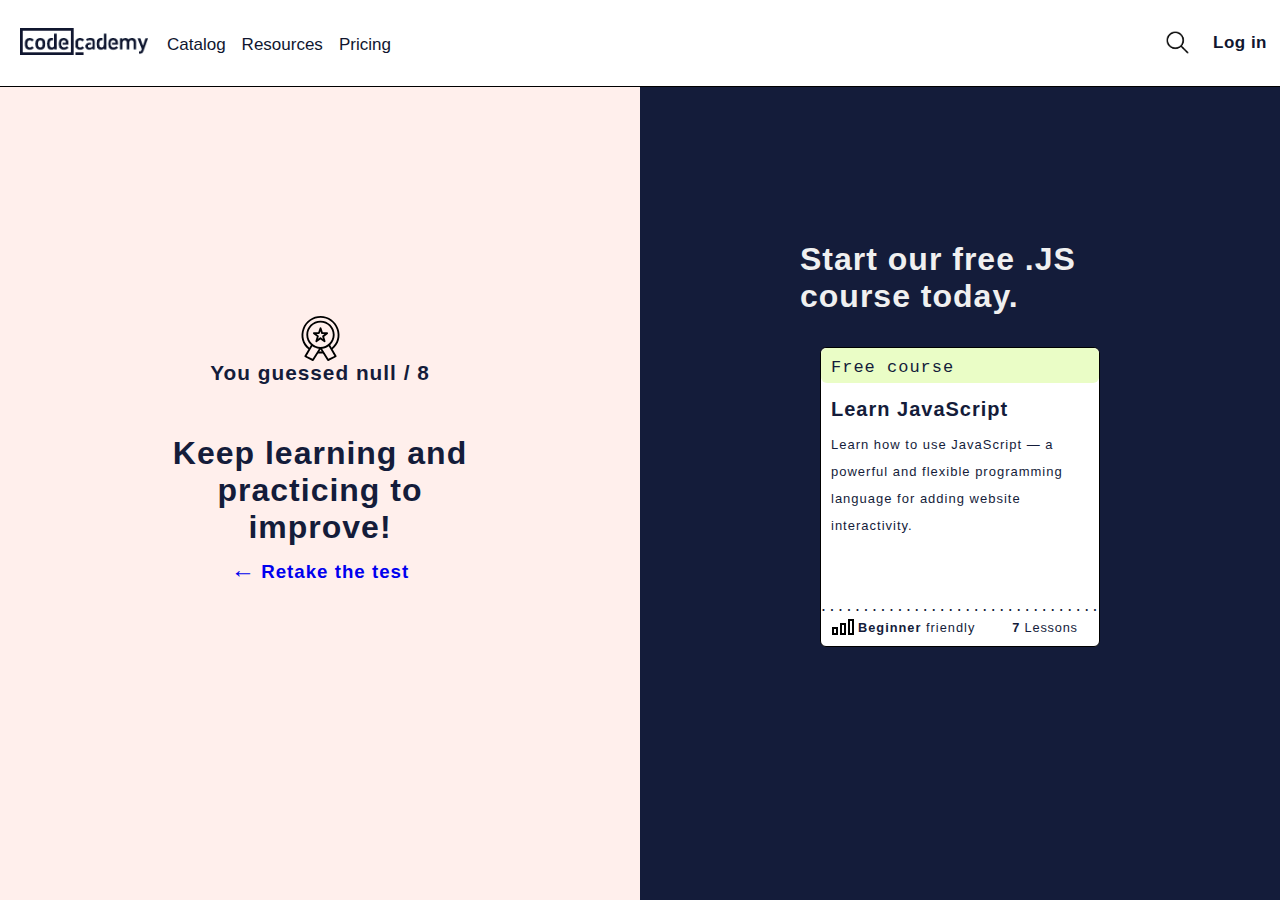
<file: finishQuiz.html>
<!DOCTYPE html>
<html>
  <head>
    <title>CodeCademyReplica</title>
    <meta charset="UTF-8">
    <meta name="viewport" content="width=device-width, initial-scale=1.0">
    <link rel="stylesheet" href="/css/style.css">

  </head>

  <body> 

    <header class="header-scroll">
      <nav>
        <div class="nav-left">
          <a href="index.html">
            <img src="/logo/logoBlue.png" alt="Logo" class="logo" onmouseover="changeImage(this)" onmouseout="restoreImage(this)">
          </a>
          <ul class="menu">
            <li><a href="#">Catalog</a></li>
            <li><a href="#">Resources</a></li>
            <li><a href="pricing.html">Pricing</a></li>
          </ul>
        </div>
        <div class="nav-right">
          <ul class="desktop-nav">
            <li><img src="/icon/searchIcon.png" alt="searchIcon" class="searchIcon"></li>
            <li><a href="index.html#signUP" class="login">Log in</a></li>
            <li><a href="index.html#signUP" class="signup">Sign Up</a></li>
          </ul>
          <div class="mobile-nav">
            <a href="#" class="login">Log in</a>
            <img src="icon/menuIcon.png" alt="menuIcon" class="menuIcon" onclick="openNav()">
          </div>         
      </nav>
    </header>

    <div id="mobile-fullscrenMenu" class="overlay">
      <div class="overlay-header">
        <a href="index.html"><img src="/logo/logoBlue.png" alt="Logo" class="logo" onmouseover="changeImage(this)" onmouseout="restoreImage(this)"></a>
        <a class="closebtn" onclick="closeNav()">&times;</a>
      </div>
      <form id="searchBox">
        <img src="/icon/searchIcon.png">
        <input type="text" name="search" placeholder="Search our catalog">
      </form>
      <div class="overlay-content">
        <a href="#">Catalog</a>
        <a href="#">Resources</a>
        <a href="pricing.html">Pricing</a>
        <a href="quiz.html">Take our quiz</a>
      </div>
      <div class="hline"></div>
      <div class="overlay-login">
          <a href="index.html" class="signup"  onclick="closeNav()">Sign Up</a>
          <a href="index.html" class="signup"  onclick="closeNav()">Log in</a>
      </div>
    </div>

    <div class="LiveQuiz">
        <div class="finishQuiz-left">
            <img id="svgMedal" src="/svg/medal-svgrepo-com.svg">
            <p id="guessedAns"></p>
            <h1 id="feedbackMsg"></h1>
            <a href="quiz.html"><h3><span>&#8592</span>Retake the test</h3></a>
        </div>

        <div class="finishQuiz-right">
                
                <h1>Start our free .JS course today.</h1>

                <div class="course-container">
                  <div class="course-type">
                    <p>Free course</p>
                  </div>
                  <div class="course-description">
                    <h3>Learn JavaScript</h3>
                    <p>Learn how to use JavaScript — a powerful and flexible programming language for adding website interactivity.</p>
                  </div>
                  <div class="dotted-line">.................................</div>
                  <div class="course-subsol">
                    <img src="/icon/icons8-no-connection-24.png">
                    <p><b>Beginner</b> friendly</p>
                    <p><b>7</b> Lessons</p>
                  </div>
                </div>
        </div>
    </div>

    
    
    <script>
        const guessedAns = localStorage.getItem("guessedAns");

        document.getElementById("guessedAns").textContent = `You guessed ${guessedAns} / 8 `;

        if (guessedAns >= 0 && guessedAns <= 2) {
        document.getElementById("feedbackMsg").innerHTML = "Keep learning and practicing to improve!";
        } 

        else if (guessedAns >= 3 && guessedAns <= 5) {
        document.getElementById("feedbackMsg").innerHTML = "Congratulations!<br>You're on the right track!";
        } 
        else if (guessedAns >= 6 && guessedAns <= 8) {
        document.getElementById("feedbackMsg").innerHTML = "Wow!<br>You really know your stuff!";   
        } 

        else {
        document.getElementById("feedbackMsg").textContent = "Oops! It seems your score is invalid.";  
        }
    </script>
  

  </body>
</html>
</file>
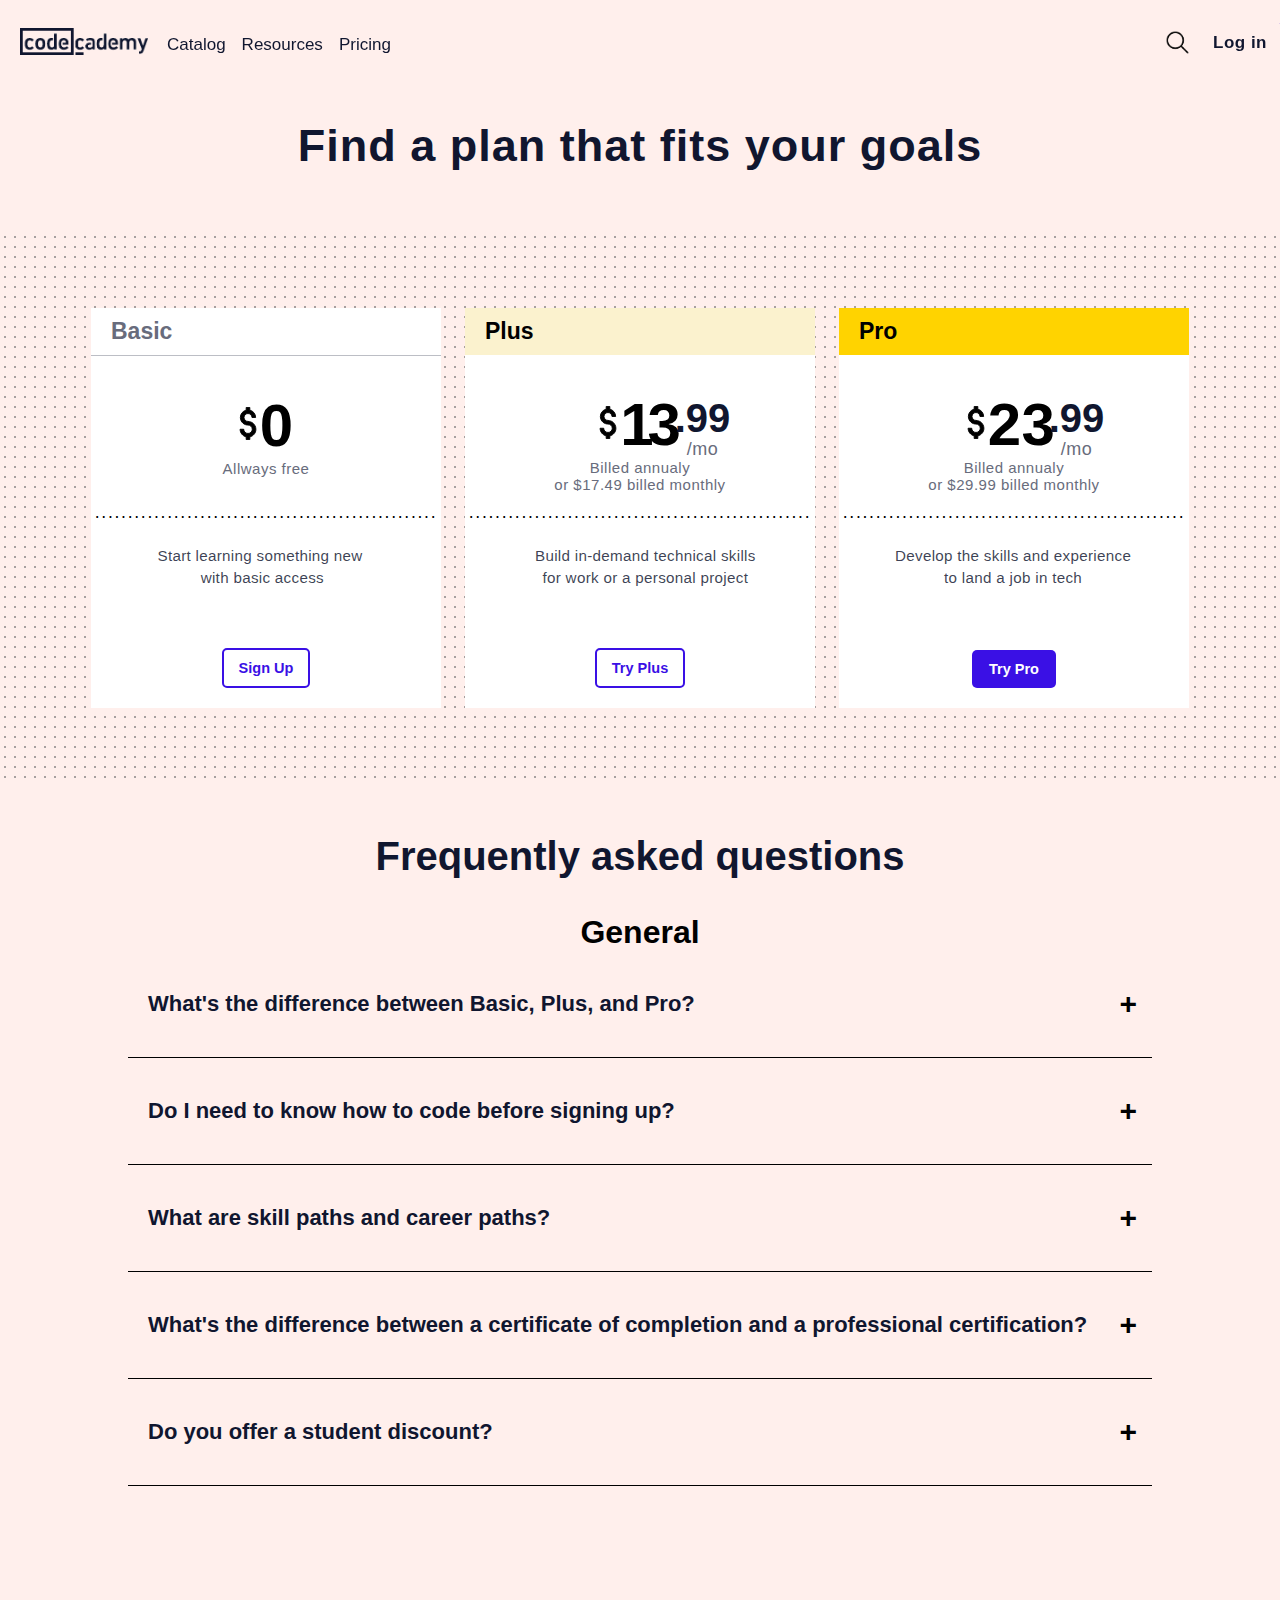
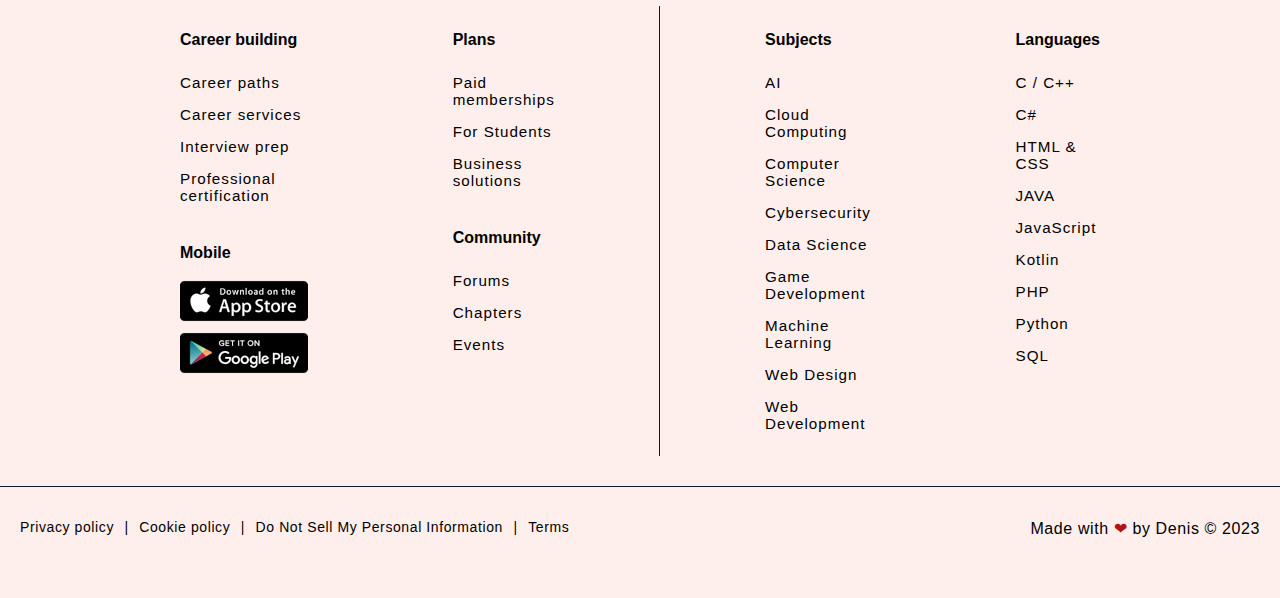
<file: pricing.html>
<!DOCTYPE html>
<html>
  <head>
    <title>Pricing</title>
    <meta charset="UTF-8">
    <meta name="viewport" content="width=device-width, initial-scale=1.0">
    <link rel="stylesheet" href="/css/style.css">
  </head>
  <body>
    <header>
      <nav>
        <div class="nav-left">
          <a href="index.html">
            <img src="/logo/logoBlue.png" alt="Logo" class="logo" onmouseover="changeImage(this)" onmouseout="restoreImage(this)">
          </a>
          <ul class="menu">
            <li><a href="#">Catalog</a></li>
            <li><a href="#">Resources</a></li>
            <li><a href="pricing.html">Pricing</a></li>
          </ul>
        </div>
        <div class="nav-right">
          <ul class="desktop-nav">
            <li><img src="/icon/searchIcon.png" alt="searchIcon" class="searchIcon"></li>
            <li><a href="index.html#signUP" class="login">Log in</a></li>
            <li><a href="index.html#signUP" class="signup">Sign Up</a></li>
          </ul>
          <div class="mobile-nav">
            <a href="#" class="login">Log in</a>
            <img src="/icon/menuIcon.png" alt="menuIcon" class="menuIcon" onclick="openNav()">
          </div>         
      </nav>
    </header>

    <div id="mobile-fullscrenMenu" class="overlay">
      <div class="overlay-header">
        <a href="index.html"><img src="/logo/logoBlue.png" alt="Logo" class="logo" onmouseover="changeImage(this)" onmouseout="restoreImage(this)"></a>
        <a href="javascript:void(0)" class="closebtn" onclick="closeNav()">&times;</a>
      </div>
      <form id="searchBox">
        <img src="/icon/searchIcon.png">
        <input type="text" name="search" placeholder="Search our catalog">
      </form>
      <div class="overlay-content">
        <a href="#">Catalog</a>
        <a href="#">Resources</a>
        <a href="pricing.html">Pricing</a>
        <a href="quiz.html">Take our quiz</a>
      </div>
      <div class="hline"></div>
      <div class="overlay-login">
          <a href="index.html" class="signup"  onclick="closeNav()">Sign Up</a>
          <a href="index.html" class="signup"  onclick="closeNav()">Log in</a>
      </div>
    </div>
    
    <h1 class="course-heading-title pricing">Find a plan that fits your goals</h1>
    
    <section class="pricing-section">
        
        <div class="pricing-container basic">
            <div class="pricing-type">
              <p>Basic</p>
            </div>
            <div class="pricing-price">
              <h3><img src="/svg/Dollar-Sign-Sans-Serif.svg" class="dollar"></span>0</h3>
              <p>Allways free</p>
            </div>

            <div class="dotted-line-plan">....................................................</div>

            <div class="pricing-info">
                <p>Start learning something new <br>with basic access</p>
            </div>

            <div class="subsol-pricing">
                <a href="index.html#signUP"><button class="link-button">Sign Up</button></a>
            </div>
          </div>
  
        <div class="pricing-container plus">
          <div class="pricing-type">
            <p>Plus</p>
          </div>
          <div class="pricing-price">
            <h3><img src="/svg/Dollar-Sign-Sans-Serif.svg" class="dollar"></span>13</h3>
            <p>Billed annualy<br>or $17.49 billed monthly</p>
            <div class="petty-cash">
              <h1>.99</h1>
              <p>/mo</p>
            </div>
          </div>

          <div class="dotted-line-plan">....................................................</div>

          <div class="pricing-info">
              <p>Build in-demand technical skills<br>for work or a personal project</p>
          </div>

          <div class="subsol-pricing">
              <button class="link-button">Try Plus</button>
          </div>
        </div>
  
        <div class="pricing-container pro">
          <div class="pricing-type">
            <p>Pro</p>
          </div>
          <div class="pricing-price">
            <h3><img src="/svg/Dollar-Sign-Sans-Serif.svg" class="dollar"></span>23</h3>
            <p>Billed annualy<br>or $29.99 billed monthly</p>
            <div class="petty-cash">
              <h1>.99</h1>
              <p>/mo</p>
            </div>
          </div>

          <div class="dotted-line-plan">....................................................</div>

          <div class="pricing-info">
              <p>Develop the skills and experience<br>to land a job in tech</p>
          </div>

          <div class="subsol-pricing">
              <button class="link-button">Try Pro</button>
          </div>
        </div>

      </section>

      <h1 class="course-heading-title questions-heading">Frequently asked questions</h1>

        <div class="accordion-body">
          <div class="accordion">
            <h1>General</h1>
             
              <div class="accordion-container">
                <div class="label">What's the difference between Basic, Plus, and Pro?</div>
                <div class="content">The Basic plan gives you access to free courses and the ability to start some more advanced courses.<br><br>
                  Both Plus and Pro include everything in Basic, plus extra content and features like real-world projects, guided paths, and quizzes and practice to test your skills as you learn.<br><br>Both Plus and Pro include everything in Basic, plus extra content and features like real-world projects, guided paths, and quizzes and practice to test your skills as you learn.<br><br>Pro is for those looking to start or advance their career. In addition to all the features from Basic and Plus, Pro includes career paths, interview prep skill paths, code challenges, and career services.<br><br>Pro learners can also earn professional certifications in select career paths. To earn a professional certification, you need to pass a series of exams. Exams consist of multiple choice and coding questions. Professional certifications are currently available for Full-Stack Engineer, Front-End Engineer, Back-End Engineer, Data Scientist: Machine Learning, Data Scientist: Analytics, and Computer Science.                 
                </div>
              </div>
               
              <div class="accordion-container">
                <div class="label">Do I need to know how to code before signing up?</div>
                <div class="content">The Basic plan gives you access to free courses and the ability to start some more advanced courses.<br><br>
                  Both Plus and Pro include everything in Basic, plus extra content and features like real-world projects, guided paths, and quizzes and practice to test your skills as you learn.<br><br>Both Plus and Pro include everything in Basic, plus extra content and features like real-world projects, guided paths, and quizzes and practice to test your skills as you learn.<br><br>Pro is for those looking to start or advance their career. In addition to all the features from Basic and Plus, Pro includes career paths, interview prep skill paths, code challenges, and career services.<br><br>Pro learners can also earn professional certifications in select career paths. To earn a professional certification, you need to pass a series of exams. Exams consist of multiple choice and coding questions. Professional certifications are currently available for Full-Stack Engineer, Front-End Engineer, Back-End Engineer, Data Scientist: Machine Learning, Data Scientist: Analytics, and Computer Science.                 
                </div>
              </div>
               
              <div class="accordion-container">
                <div class="label">What are skill paths and career paths?</div>
                <div class="content">The Basic plan gives you access to free courses and the ability to start some more advanced courses.<br><br>
                  Both Plus and Pro include everything in Basic, plus extra content and features like real-world projects, guided paths, and quizzes and practice to test your skills as you learn.<br><br>Both Plus and Pro include everything in Basic, plus extra content and features like real-world projects, guided paths, and quizzes and practice to test your skills as you learn.<br><br>Pro is for those looking to start or advance their career. In addition to all the features from Basic and Plus, Pro includes career paths, interview prep skill paths, code challenges, and career services.<br><br>Pro learners can also earn professional certifications in select career paths. To earn a professional certification, you need to pass a series of exams. Exams consist of multiple choice and coding questions. Professional certifications are currently available for Full-Stack Engineer, Front-End Engineer, Back-End Engineer, Data Scientist: Machine Learning, Data Scientist: Analytics, and Computer Science.                 
                </div>
              </div>
               
              <div class="accordion-container">
                <div class="label">What's the difference between a certificate of completion and a professional certification?</div>
                <div class="content">The Basic plan gives you access to free courses and the ability to start some more advanced courses.<br><br>
                  Both Plus and Pro include everything in Basic, plus extra content and features like real-world projects, guided paths, and quizzes and practice to test your skills as you learn.<br><br>Both Plus and Pro include everything in Basic, plus extra content and features like real-world projects, guided paths, and quizzes and practice to test your skills as you learn.<br><br>Pro is for those looking to start or advance their career. In addition to all the features from Basic and Plus, Pro includes career paths, interview prep skill paths, code challenges, and career services.<br><br>Pro learners can also earn professional certifications in select career paths. To earn a professional certification, you need to pass a series of exams. Exams consist of multiple choice and coding questions. Professional certifications are currently available for Full-Stack Engineer, Front-End Engineer, Back-End Engineer, Data Scientist: Machine Learning, Data Scientist: Analytics, and Computer Science.                 
                </div>
              </div>
               
              <div class="accordion-container">
                <div class="label">Do you offer a student discount?</div>
                <div class="content">The Basic plan gives you access to free courses and the ability to start some more advanced courses.<br><br>
                  Both Plus and Pro include everything in Basic, plus extra content and features like real-world projects, guided paths, and quizzes and practice to test your skills as you learn.<br><br>Both Plus and Pro include everything in Basic, plus extra content and features like real-world projects, guided paths, and quizzes and practice to test your skills as you learn.<br><br>Pro is for those looking to start or advance their career. In addition to all the features from Basic and Plus, Pro includes career paths, interview prep skill paths, code challenges, and career services.<br><br>Pro learners can also earn professional certifications in select career paths. To earn a professional certification, you need to pass a series of exams. Exams consist of multiple choice and coding questions. Professional certifications are currently available for Full-Stack Engineer, Front-End Engineer, Back-End Engineer, Data Scientist: Machine Learning, Data Scientist: Analytics, and Computer Science.                 
                </div>
              </div>       
          </div>
        </div>


        <footer>
          <div class="footer-container">
    
            <div class="footer-column">
              <h4>Career building</h4>
              <ul>
                <li>Career paths</li>
                <li>Career services</li>
                <li>Interview prep</li>
                <li>Professional certification</li>
              </ul>
              <h4>Mobile</h4>
                <img src="/icon/appStore.png">
                <img src="/icon/googlePlay.png">
            </div>
            <div class="footer-column">
              <h4>Plans</h4>
              <ul>
                <li>Paid memberships</li>
                <li>For Students</li>
                <li>Business solutions</li>
              </ul>
              <h4>Community</h4>
              <ul>
                <li>Forums</li>
                <li>Chapters</li>
                <li>Events</li>
              </ul>
            </div>
    
            <div class="vertical-divider"></div>
    
            <div class="footer-column">
              <h4>Subjects</h4>
              <ul>
                <li>AI</li>
                <li>Cloud Computing</li>
                <li>Computer Science</li>
                <li>Cybersecurity</li>
                <li>Data Science</li>
                <li>Game Development</li>
                <li>Machine Learning</li>
                <li>Web Design</li>
                <li>Web Development</li>
              </ul>
            </div>
            <div class="footer-column">
              <h4>Languages</h4>
              <ul>
                <li>C / C++</li>
                <li>C#</li>
                <li>HTML & CSS</li>
                <li>JAVA</li>
                <li>JavaScript</li>
                <li>Kotlin</li>
                <li>PHP</li>
                <li>Python</li>
                <li>SQL</li>
              </ul>
            </div>
          </div>
    
          <div class="horizontal-divider"></div>
    
          <div class="footerPolicy">
            <ul>
                <li>Privacy policy</li>
                <li>|</li>
                <li>Cookie policy</li>
                <li>|</li>
                <li>Do Not Sell My Personal Information</li>
                <li>|</li>
                <li>Terms</li>
              </ul> 
              <p>Made with  <span class="hearth">&#10084;</span> by Denis &copy; 2023</p>      
          </div>
    
        </footer>

  <script src="/js/script.js" type="text/javascript"></script>
  </body>
</html>
</file>
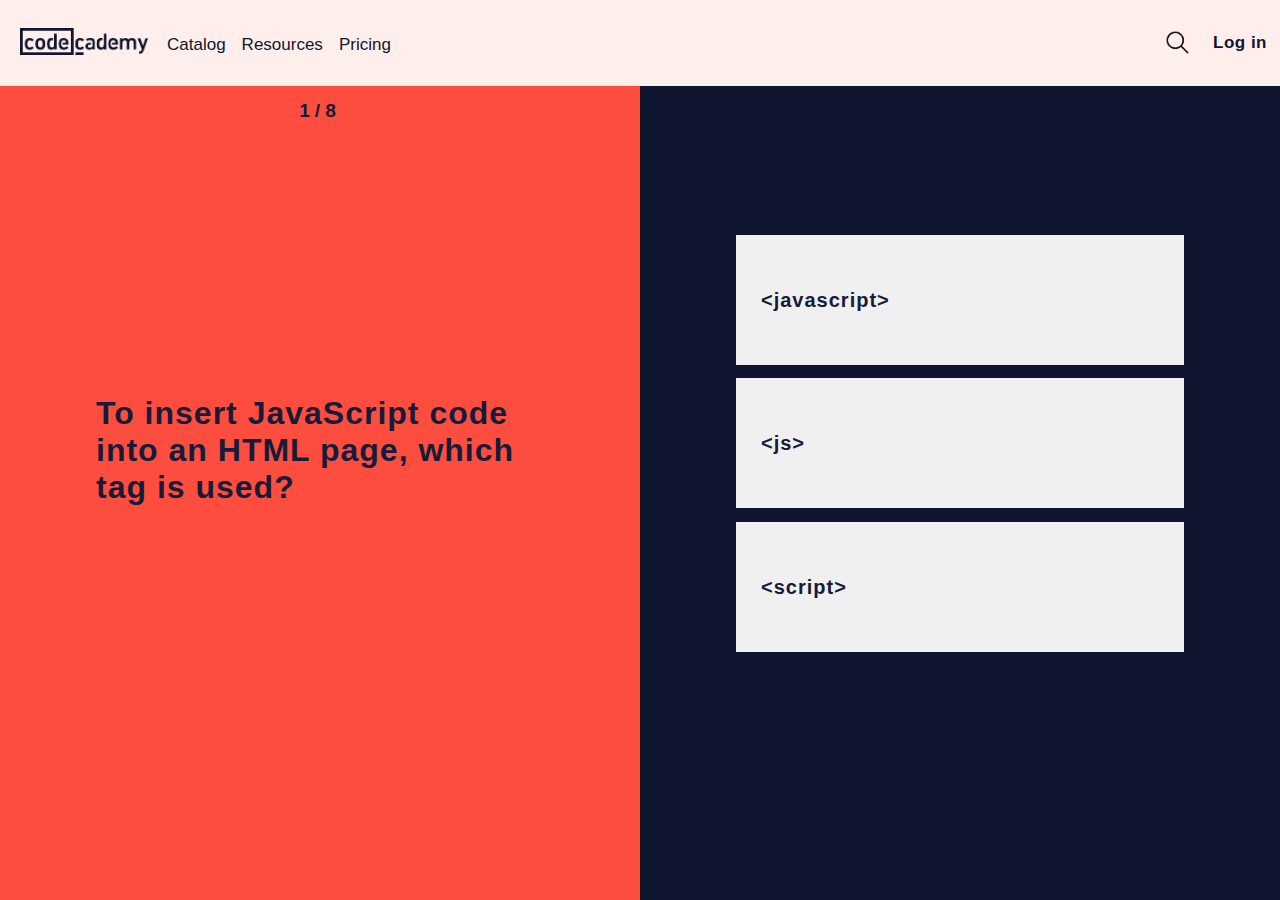
<file: quiz.html>
<!DOCTYPE html>
<html>
  <head>
    <title>CodeCademyReplica</title>
    <meta charset="UTF-8">
    <meta name="viewport" content="width=device-width, initial-scale=1.0">
    <link rel="stylesheet" href="/css/style.css">

  </head>

  <body>

    <header>
      <nav>
        <div class="nav-left">
          <a href="index.html">
            <img src="/logo/logoBlue.png" alt="Logo" class="logo" onmouseover="changeImage(this)" onmouseout="restoreImage(this)">
          </a>
          <ul class="menu">
            <li><a href="#">Catalog</a></li>
            <li><a href="#">Resources</a></li>
            <li><a href="pricing.html">Pricing</a></li>
          </ul>
        </div>
        <div class="nav-right">
          <ul class="desktop-nav">
            <li><img src="/icon/searchIcon.png" alt="searchIcon" class="searchIcon"></li>
            <li><a href="index.html#signUP" class="login">Log in</a></li>
            <li><a href="index.html#signUP" class="signup">Sign Up</a></li>
          </ul>
          <div class="mobile-nav">
            <a href="#" class="login">Log in</a>
            <img src="/icon/menuIcon.png" alt="menuIcon" class="menuIcon" onclick="openNav()">
          </div>         
      </nav>
    </header>

    <div id="mobile-fullscrenMenu" class="overlay">
      <div class="overlay-header">
        <a href="index.html"><img src="/logo/logoBlue.png" alt="Logo" class="logo" onmouseover="changeImage(this)" onmouseout="restoreImage(this)"></a>
        <a class="closebtn" onclick="closeNav()">&times;</a>
      </div>
      <form id="searchBox">
        <img src="/icon/searchIcon.png">
        <input type="text" name="search" placeholder="Search our catalog">
      </form>
      <div class="overlay-content">
        <a href="#">Catalog</a>
        <a href="#">Resources</a>
        <a href="pricing.html">Pricing</a>
        <a href="quiz.html">Take our quiz</a>
      </div>
      <div class="hline"></div>
      <div class="overlay-login">
          <a href="index.html" class="signup"  onclick="closeNav()">Sign Up</a>
          <a href="index.html" class="signup"  onclick="closeNav()">Log in</a>
      </div>
    </div>
    
    <div class="LiveQuiz">
      <div class="quiz-questions-container">
          <p id="question-number"></p>
          <h1 id="question"></h1>
      </div>
      <div class="answer-questions-container">
          <div class="answer-buttons">
              <button id="option1"></button>
              <button id="option2"></button>
              <button id="option3"></button>
              <button id="option4"></button>
          </div>   
      </div>
    </div>
  
   <script src="/js/script.js"></script>

  </body>
</html>
</file>
<file: css/style.css>
/* Reset styles */
* {
  margin: 0;
  padding: 0;
  box-sizing: border-box;
}

body{
  background-color: #FFEFEC;
}

/* Header */
header {

  position: fixed;
  width: 100%;
  z-index: 100;
  background-color: #FFEFEC;
  color: #10162F;
  font-family: 'Proxima Nova', sans-serif;
  padding: 20px 0;
  transition: background-color 0.5s ease;
}

.header-scroll {
  background-color: #ffffff;
  border-bottom: 1px solid black;
}

.logo {
  margin-left: 20px;
  height: 27px;
  width: 128px;
}

nav {
  align-items: center;
  display: flex;
  justify-content: space-between;
}

/* Navigation - Left side */
.nav-left {
  align-items: center;
  display: flex;
  animation: moveRightAnimation 1s forwards;
}

.menu {
  display: flex;
  list-style: none;
  margin-left: 19px;
  margin-top: 3px;
}

.menu li {
  margin-right: 1rem;
}

.menu li:last-child {
  margin-right: 0;
}

/* Navigation - Right side */
.desktop-nav {
  display: flex;
  list-style: none;
  letter-spacing: 0.5px;
  animation: moveLeftAnimation 1s forwards;
}

.searchIcon {
  margin-right: 10px;
  margin-top: 10px;
  width: 25px;
  height: 25px;
  cursor: pointer;
}

.searchIcon:hover{
  background-color: rgba(0, 0, 0, 0.05);
  border-radius: 20%;
}


.login {
  color:#10162F;
  display: inline-block;
  font-weight: bold;
  padding: 13px;
  text-decoration: none;
}

#signUpIndex{
  display: none;
}

.signup {
  position: absolute;
  background-color:#3A10E5;
  border-radius: 7%;
  color: #ffffff;
  font-weight: bold;
  padding: 13px 20px;
  text-decoration: none;
  white-space: nowrap;
  animation: signUpAnimation 1s forwards;
}

.signup:hover {
  background-color: #5A10E5;
  color: white;
}

/* Mobile-Nav */
.mobile-nav{
  display: none;
}

.menuIcon{
  margin-right: 20px;
  margin-top: 7px;
  width: 30px;
  height: 30px;
}


@media only screen and (max-width: 1000px) {
  .desktop-nav {
    display: none;
  }
  .menu{
    display: none;
  }
  .mobile-nav{
    display: flex;
    list-style: none;
    letter-spacing: 0.5px;
    animation: MobilemoveLeftAnimation 1s forwards;
  }
  .mobile-nav .login{
    margin-right: 5px;
  }
  .logo{
    margin-left: -10px;
  }
}
/* End of MediaQuery */

@keyframes MobilemoveLeftAnimation {
  from {
    transform: translateX(0);
  }
  to {
    transform: translateX(-10px);
  }
}

@keyframes signUpAnimation {
  from {
    transform: translateX(100px);
    opacity: 0;
  }
  to {
    opacity: 1;
    transform: translateX(15px);
  }
}

@keyframes moveLeftAnimation {
  from {
    transform: translateX(0);
  }
  to {
    transform: translateX(-200px);
  }
}

@keyframes moveRightAnimation {
  from {
    transform: translateX(0);
  }
  to {
    transform: translateX(40px);
  }
}

/* Links */
  nav li a {
  color: #10162F;
  font-size: 17px;
  text-decoration: none;
  transition: all 0.3s ease-in-out;
}

nav li a:hover {
  color: #3A10E5;
}

/* Mobile-Menu Fullscren */

.overlay {
  visibility: hidden;
  font-family: 'Proxima Nova', sans-serif;
  height: 100%;
  width: 0;
  position: fixed;
  z-index: 999;
  top: 0;
  left: 0;
  background-color: white;
  transition: 0.5s;
}

.overlay-content {
  margin-left: 5%;
  margin-top: 5%;
  width: 90%;
  text-align: left;
}

.overlay a:first-child{
  border-top: 1px solid black;
}

.overlay a {
  padding: 16px 5px;
  text-decoration: none;
  font-size: 18px;
  color: #10162F;
  display: block;
  transition: 0.2s;
  border-bottom: 1px solid black;
}

.overlay a:hover, .overlay a:focus {
  color: #FFEFEC;
}

.overlay-header a{
  border-bottom: none;
}

.overlay-header .closebtn {
  color: #10162F;
  font-size: 55px;
}

.overlay-header img{
  margin-left: 10px;
}

.overlay-header{
  display: flex;
  align-items: center;
  justify-content: space-between;
  width: 100%;
  height: 60px;
  background-color: #FFEFEC;
}

.overlay-login{
  display: flex;
  justify-content: center;
}

.overlay-login a{
  position: relative;
  border: none;
  animation: none;
  margin: 20px 5px;
  font-size: 95%;
  padding: 13px 14px;
  color: white;
}

.overlay-login a:last-child{
  background-color: transparent;
  color: #3A10E5;
}

.hline{
  margin-top: 20%;
  width: 100%;
  height: 1px;
  background-color: #0000006c;
}

/* Search-Bar */

#searchBox input[type=text] {
  width: 90%;
  border: 1px solid #000000;
  font-size: 18px;
  background-color: white;
  padding: 17px 13px;
  color: #10162F;
}

#searchBox input[type=text]:focus {
  outline: none
}

#searchBox{
  margin-top: 5%;
  align-items: center;
}

#searchBox img {
  margin-top: 15px;
  right: 7vw;
  width: 30px;
  position: absolute;

}


/* Hero section */

.hero-section {
  font-family: 'Proxima Nova', sans-serif;
  display: flex;
  justify-content: center;
  align-items: center;
  background-color: #FFEFEC; 
  height: auto;
  padding: 90px;
  flex-wrap: wrap;
}


.heroImage{
  margin-left: -8vw;
  margin-right: 8vw;
  width: 35vw;
  max-width: 700px;
  min-width: 300px;
  border: 1.8px solid #000000;
  box-shadow: -15px 15px 0px rgba(0, 0, 0, 0.3);
}

@media only screen and (max-width: 894px) {
  .heroImage{
    margin-left: 0;
    margin-right: 0;
    margin-bottom: 30px;
  }
}

.hero-content {
  max-width: 400px;
  text-align: left;
}

.hero-content h1 {
  font-size: 25px;
  margin-bottom: 30px;
}

form {
  display: flex;
  flex-direction: column;
  margin-bottom: 10px;
}


label {
  margin-bottom: 5px;
}

input {
  padding: 15px;
  margin-bottom: 13px;
  border-radius: 1px;
  border: 1px solid black;
  box-shadow: -5px 5px 0px rgba(0, 0, 0, 0.3);
}

input[type="submit"] {
  background-color: #3A10E5;
  color: #ffffff;
  margin-top: 17px;
  border-radius: 4px;
  box-shadow: none;
  padding: 15px;
  font-size: 17px;
  font-weight: bold;
  cursor: pointer;
  transition: all 0.3s ease-in-out;
}

input[type="submit"]:hover {
  background-color: rgba(255, 255, 255, 0.8);
  color: #000000;

} 

.hero-content p {
  font-size: 14px;
}

.policy{
  color: #3A10E5;
  text-decoration: underline;
  cursor: pointer;
}

/* Social Media */
.social-buttons {
  display: flex;
  justify-content: center;
  margin-top: 20px;
}


.social-buttons img {
  width: 60px;
  height: auto;
  display: inline-block;
  background-color: white;
  padding: 10px 10px;
  border: 1px solid black;
  margin-right:10px;
  transition: all 0.3s ease-in-out;
  cursor: pointer;
}

.social-buttons img:hover {
  background-color: rgba(0, 0, 0, 0.2);
}

/* Courses Heading Title */
.course-heading-title{
  background-color: #10162F; 
  color: white;
  display: flex;
  align-items: center;
  flex-direction: column;
  padding-top: 50px;
  padding-bottom: 60px;
  border: 4px solid #10162F;
}
.course-heading-title p{
  font-family: 'Courier New', Courier, monospace;
  font-size: 140%;
}
.course-heading-title h1{
  font-family: 'Proxima Nova',sans-serif;
  font-size: 250%;
}


/* Main */

.course-section {
  display: flex;
  background-color: #10162F;
  height: auto;
  flex-wrap: wrap;
  justify-content: center;
  border: 3px solid #10162F;
}

.course-container {
  
  margin: 12px;
  position: relative;
  width: 280px;
  height: 300px;
  border-radius: 6px;
  background-color: white;
  border: 0.1px solid #000000;
  transition: transform 0.2s ease-in-out;
 
}

.course-container:hover {
  transform: translate(7px, -7px);
  box-shadow: -12px 10px 0px rgba(0, 0, 0, 0.6);
  border: 1.5px solid #000000;
}

.course-container:hover .course-type {
  background-color: #FFD300;
}

.course-type {
  border-radius: 6px;
  font-size: 20px;
  margin-bottom: 5px;
  width: 278px;
  height: 35px;
  background-color: #EAFDC6;
  transition: transform 0.3s ease-in-out;
}

.course-type p{
  font-family: 'Courier New', Courier, monospace;
  padding-top: 10px;
  padding-left: 10px;
  font-size: 17px;
  font-weight: 100;
}

.course-description {
  /* font-family: 'Proxima Nova', sans-serif; */
  font-family: 'Apercu', sans-serif;
  padding-top: 10px;
  padding-left: 10px;
  width: 90%;
}

.course-description h3 {
  padding-bottom: 10px;
  font-size: 20px;
}

.course-description p {
  font-size: 13px;
  line-height: 27px;
  letter-spacing: 1px;
}

.dotted-line {
  position: absolute;
  bottom: 30px;
  left: 0;
  right: 0;
  letter-spacing: 3.6px;
  font-size: 110%;
  text-align: center;
}

.course-subsol{
  font-family: 'Apercu', sans-serif;
  position: absolute;
  bottom: 7px;
  left: 10px;
  right: 0;
  display: flex;
  align-items: center;
  letter-spacing: 1px;
  font-size: 80%;
}

.course-subsol > p:last-child{
  margin-left: 37px;
  letter-spacing: 0.8px;
}

.course-subsol img{
  margin-right: 3px;
}

.link-button{
  padding: 13px 15px;
  background-color: #FFD300;
  border: none;
  border-radius: 5px;
  color: #10162fec;
  font-size: 14.5px;
  font-weight: bold;
  transition: all 0.2s ease-in-out;
  cursor: pointer;
}

.link-button:hover{
  opacity: 0.7;
  box-shadow: -8px 5px 0px rgba(0, 0, 0, 0.6);
}

/* Join section */

.join-section{
  font-family: 'Apercu', sans-serif;
  padding: 100px 0;
  padding-left: 10vw;
  background-color: #3A10E5;
  color: white;
  background-image: repeating-linear-gradient(45deg, rgba(0, 0, 0, 0.461),rgba(0, 0, 0, 0.461), transparent 10px, transparent 10px);

}

.numbers{
  font-size: 40px;
}

.join-big{
  text-align: center;
  font-size: 30px;
  width: 30%;
}

.join-learners{
  padding-top: 30px;
  margin-left: -40px;
  display: flex;
  align-items: center;
  text-align: center;
  flex-wrap: wrap;
}

.join-learners h1{
  padding: 30px;
}

@media only screen and (max-width: 900px) {
  .join-big{
    width: 90%;
  }
  .join-learners{
    margin-left: 0;
    width: 90%;
    display: flex;
    justify-content: center;
    font-size: 80%;
  }
  .join-learners h1{
    text-align: center;
  }
}

.quiz-section {
  font-family: 'Proxima Nova', sans-serif;
  display: flex;
  align-items:center;
  height: auto;
  background-color: #FFD300;
  padding: 6vw;
}

.quiz-section > div{
  width: 50%;
}


.left-side-quiz h1{
  font-size: 40px;
}

.left-side-quiz{
  padding-left: none;
  margin: auto;
}

.quiz-text{
  color: #10162F;
}

.left-side-quiz p{
  line-height: 1.4;
  letter-spacing: 1.1px;
  width: 60%;
  font-size: 20px;
  padding-top: 10px;
}

.left-side-quiz button{
  background-color: #3A10E5;
  color: white;
  margin-top: 25px;
  padding: 15px;
  border:1px solid rgb(0, 0, 0);
  transition: all 0.4s ease-in-out;
  letter-spacing: 1px;
}

.left-side-quiz button:hover{
  opacity: 0.95;
  border:1.5px solid rgb(0, 0, 0);
}

.right-side-quiz{
  background-color: #FFD300;
  display: flex;
  justify-content: center;
  align-items: center;
}

@media only screen and (max-width: 700px) {
  .right-side-quiz img{
    width: 90%;
  }
  .left-side-quiz{
    padding: 30px 10px;
  }
  .left-side-quiz p{
    font-size: 100%;
  }
}


/* Stories Section */

.stories-section {
  font-family: 'Proxima Nova', sans-serif;
  display: flex;
  flex-direction: column;
  background-color: #FFEFEC;
  position: relative;
  z-index: -999;
}


.background-pattern {
  height: 260px;
  position: absolute; 
  top: 0;
  left: 0;
  right: 0;
  bottom: 0;
  z-index: -1; 
  background-image: radial-gradient(circle, #000 1px, transparent 1px);
  background-size: 6px 5px;
  background-repeat: repeat;
  opacity: 0.5; 
}

.stories-section h2{
  padding-left: 10vw;
  padding-top: 50px;
  font-size: 40px;
  color: #10162F;
  font-weight: bold;
}

#antetP {
  padding-left: 10vw;
  font-family: 'Courier New', Courier, monospace;
  font-size: 120%;
  margin-top: 10px;
  background-color: #FFEFEC;
  width: 50%;
}

.stories-container {
  display: flex;
  flex-wrap: wrap;
  justify-content: center;
  margin-top: 30px;
  margin-bottom:60px;

}

.story {
  margin: 15px;
  width: 290px;
  height: auto;
  margin-bottom: 40px;
}

.story img {
  width: 100%;
  border: 1.5px solid black;
  cursor: pointer;
}

.story h3 {
  font-size: 20px;
  margin-top: 15px;
  margin-bottom: 10px;
  letter-spacing: 0.4px;
}


.story p {
  font-size: 16px;
  line-height: 1.5;
  font-family: 'Courier New', Courier, monospace;
}

/* Business section */

.business-section{
  font-family: 'Proxima Nova', sans-serif;
  display: flex;
  align-items: center;
  justify-content: space-between;
  height: auto;
  padding:5vw;
  background-color: #10162F;
}

.business-section > div{
  width: 50%;
}

.left-side-business{
  display: flex;
  justify-content: center;
  flex-direction: column;
  padding-left: 10vw;
}

.left-side-business h1{
  width: 70%;
  font-size: 40px;
}

.left-side-business p{
  margin-top: -25px;
  margin-bottom: 20px;
  width: 90%;
  font-size: 16px;
  font-weight: normal;
  line-height: 1.3;
  letter-spacing: 1px;

}

.left-side-business img{
  width: 150px;
  padding-bottom: 20px;
}

.business-text{
  color: #ffffff;
}

.right-side-business{
  display: flex;
  justify-content: center;
  align-items: center;
}

@media only screen and (max-width: 800px) {
  .business-section{
    display: inline-block;
    padding: 20px;
    padding-bottom: 100px;
    padding-top: 80px;
  }
  
  .business-section > div{
    width: 100%;
  }

  .business-section {
    position: relative;
  }

  .signupReturn .link-button{
    position: absolute;
  }
  
  .business-section::before{
    content: "";
    position: absolute;
    top: 0;
    left: 0;
    width: 100%;
    height: 100%;
    background-image: url("combSVG.svg");
    background-size: cover;
    background-position: center;
    opacity: 0.05;
  }

  .signupReturn::before{
    content: "";
    position: absolute;
    top: 0;
    left: 0;
    width: 100%;
    height: 100%;
    background-size: cover;
    background-position: center;
    opacity: 0.2;
    background-image: url("signUpEnd.webp");
  }

  .business-section .right-side-business img{
    display: none;
  }

  .signupReturn img{
    display: none;
  }
  
}

/* Return to SignUp Section */
.signupReturn{
  background-color: #3A10E5;
}
.signupReturn img{
  width: 500px;
  padding-left: 50px;
}

/* Footer */

footer {
  background-color: #FFEFEC;
  padding: 40px 0;
}

.footer-container {
  font-family: 'Apercu', sans-serif;
  display: flex;
  justify-content: space-between;
  align-items: flex-start;
  max-width: 1000px;
  margin: 0 auto;
  flex-wrap: wrap;
}

.footer-column {
  flex-basis: 10%;
  padding: 0 40px;
}

.footer-column h4 {
  padding-bottom: 25px;
  padding-top: 25px;
  margin-top: 0;
}

.vertical-divider {
  width: 1px;
  height: 450px;
  background-color: #10162F;
}

.horizontal-divider{
  width: auto;
  height: 1px;
  background-color: #10162F;
  margin: auto;
  margin-top: 30px;
}

.footer-column ul {
  list-style: none;
  margin: 0;
  padding: 0;
}

.footer-column ul li {
  margin-bottom: 15px;
  letter-spacing: 1px;
  font-size: 95%;
}

.footer-column ul li:hover{
  color: #3A10E5;
  cursor: pointer;
}

.footer-column img{
  cursor: pointer;
}
.footer-column img:last-child{
  margin-top: -80px;
}
.footer-column img{
  margin-top: -50px;
}

.footerPolicy{
  font-family: 'Apercu', sans-serif;
  padding-top: 12px;
  letter-spacing: 0.6px;
  display: flex;
  justify-content: space-between;
  width: auto;
  margin: 20px;
}

.footerPolicy ul {
  list-style: none;
  font-size: 14px;
}

.footerPolicy li {
  display: inline-block;
  margin-right: 6px; 
}

.footerPolicy li:hover{
  color: #3A10E5;
  cursor: pointer;
}

.hearth{
  color: rgb(176, 20, 20);
}

@media only screen and (max-width: 600px) {
  
  .footerPolicy{
    line-height: 2;
    display: inline-block;
    text-align: center;
    margin: none;
  }
  .vertical-divider{
    display: none;
  }
  .footer-column{
    padding: 10px 35px;
  }
  .footer-column:nth-child(n+3){
    border-top: 1px solid black;
  }
}

/* !!!!!!!!!!!!
Pricing-Page
!!!!!!!!!!!! */

.pricing{
  background-color: #FFEFEC;
  color: #10162F;
  padding-top: 120px;
  font-family: 'Apercu', sans-serif;
  font-size: 45px;
  letter-spacing: 1px;
  border: none;
}

@media only screen and (max-width: 700px) {
  .pricing, .questions-heading{
    text-align: center;
  }
}

/* Pricing Section */


.pricing-section {
  font-family: 'Apercu', sans-serif;
  display: flex;
  height: auto;
  padding-top: 5vw;
  padding-bottom: 5vw;
  flex-wrap: wrap;
  justify-content: center;
  overflow: hidden;
  background-image: radial-gradient(circle, #6161618d 1px, transparent 1px);
  background-size: 10px 10px;
  background-repeat: repeat;
 
}

.pricing-container{
  margin: 12px;
  position: relative;
  width: 350px;
  height: 400px;
  background-color: white;
  box-sizing: border-box;
  transition: all 0.4s ease-in-out;
}

.pricing-type {
  margin-bottom: 5px;
}

.pricing-type p{
  padding: 10px;
  font-size: 23px;
  font-weight: bold;
  padding-left: 20px;
}

.pricing-price {
  display: flex;
  align-items: center;
  flex-direction: column;
}

.pricing-price h3 {
  letter-spacing: -6px;
  color: black;
  padding-top: 30px;
  padding-bottom: 0px;
  font-size: 60px;
  padding-left: 15px;
}

.dollar{
  width: 18px;
  height: auto;
  position: absolute;
  margin-left: -21px;
  margin-top: 16px;
}

.pricing-price p {
  color: #686C7C;
  text-align: center;
  font-size: 15px;
  line-height: 17px;
  letter-spacing: 0.5px;
}

.pro .pricing-price h3 {letter-spacing: 0.5px}

.basic .link-button,.plus .link-button{
  background-color: #ffffff;
  color: #3A10E5;
  border: 2px solid #3A10E5;
  padding: 10px 15px;
  box-shadow: none;
  opacity: 1;
}

.pro .link-button{
  background-color: #3A10E5;
  color: white;
  padding: 11px 17px;
  box-shadow: none;
  opacity: 1;
}

.pro .link-button:hover{
  background-color: #5A10E5;
}

.basic .link-button:hover, .plus .link-button:hover{
  background-color: rgba(214, 213, 213, 0.251);
}


.subsol-pricing{
  position: absolute;
  bottom: 20px;
  left: 0;
  right: 0;
  display: flex;
  justify-content: center;
  letter-spacing: 1px;
  font-size: 80%;
}

.basic .pricing-type{
  color: #686c7c;
  border-bottom: 1px solid #686c7c71;
}

.basic:hover{
  box-shadow: -9px 7px 10px rgba(0, 0, 0, 0.1);
}

.plus .pricing-type{
  background-color: #fbf2ce;
}

.plus:hover{
  box-shadow: -9px 7px 0px #fffae57e;
}

.pro .pricing-type{
  background-color: #FFD300;
}

.pro:hover{
  box-shadow: -9px 7px 0px #ffd5003c;
}

.dotted-line-plan{
  position: absolute;
  bottom: 185px;
  left: 0;
  right: 0;
  letter-spacing: 1.7px;
  font-size: 110%;
  text-align: center;
}


.basic .pricing-info, .plus .pricing-info, .pro .pricing-info{
  color: #10162fd2;
  display: flex;
  justify-content: center;
  position: absolute;
  margin-top: 50px;
  text-align: center;
  line-height: 1.4;
  white-space: pre-wrap;
  font-size: 95%;
  letter-spacing: 0.3px;
  bottom:30%;
  left:19%;
}
.plus .pricing-info{
  left: 20%;
}
.pro .pricing-info{
  left: 16%;
}


.petty-cash{
  color: #10162F;
  height: auto;
  position: absolute;
  margin-left: 125px;
  margin-top: 36px;
  font-size: 125%;
  font-weight: 900;
}

.petty-cash p{
  font-size: 90%;
  font-weight: 500;
}


/* FAQ accordion style section */

.questions-heading{
  background-color: #FFEFEC;
  color: #10162F;
  font-family: 'Apercu', sans-serif;
  font-size: 40px;
  padding-bottom: 0;
  border: none;
}

.accordion {
  font-family: 'Apercu', sans-serif;
  width: auto;
  margin-top: 0;
  color: black;
  background-color: #FFEFEC;
  padding: 35px 10vw;
  padding-bottom: 80px;
}

.accordion h1{
  text-align: center;
  margin-bottom: 40px;
}

.accordion .accordion-container {
  position: relative;
  border-bottom: 1px solid black;
}


.accordion .label {
  position: relative;
  margin-top: 40px;
  margin-left: 20px;
  font-size: 22px;
  font-weight: bold;
  color: #10162F;
  cursor: pointer;
}

@media only screen and (max-width: 700px) {
  .accordion .label {
    font-size: 20px;
    width: 90%;
  }
  .accordion .label::before {
    left: 95%;
  }
}

.accordion .label::before {
  content: '+';
  color: black;
  position: absolute;
  top: 50%;
  right: 15px;
  font-size: 30px;
  transform: translateY(-50%);
}

.accordion .content {
  width: 65vw;
  padding-left:20px;
  padding-top: 20px;
  margin-bottom: 20px;
  font-size: 18px;
  line-height: 1.5;
  letter-spacing: 1px;

  overflow: hidden;
  position: relative;
  height: 0;
}

.accordion .accordion-container.active .content {
  height: auto;
}

.accordion .accordion-container.active .label::before {
  content: '-';
  font-size: 30px;
}

/* Quiz-Page-Css */

.LiveQuiz{
  font-family: 'Montserrat', sans-serif;
  height: 100vh;
  display: flex;
  justify-content: space-between;
}

.LiveQuiz > div{
  width: 50%;
  color: #141C3A;
  letter-spacing: 1px;
}

.LiveQuiz button{
  background-color: #F0F0F0;
  color: #141C3A;
  border: none;
  font-size: 20px;
  padding: 50px 20px;
  letter-spacing: 1px;
  text-align: left;
  padding-left: 25px;
  font-weight: bold;
  line-height: 1.5;
  cursor: pointer;
}

.LiveQuiz button:hover{
  text-decoration: underline;
  background-color: #f1d6cd;
}

.quiz-questions-container h1{
  width: 70%;
}

.quiz-questions-container p{
  letter-spacing: 5px;
  font-size: 120%;
}

.quiz-questions-container p{
  margin-top: 100px;
  position: absolute;
  top: 0;
  font-weight: bold;

}

.quiz-questions-container{
  height: 100%;
  display: flex;
  align-items: center;
  justify-content: center;
  background-color: dodgerblue;
}

.answer-questions-container{
  height: 100%;
  display: flex;
  align-items: center;
  justify-content: center;
  background-color: #10162F
}

.answer-buttons{
  width: 70%;
  display: flex;
  justify-content: center;
  flex-direction: column;
}

.answer-buttons button{
  margin-bottom: 3%;
}

/* finishQuiz Page */

/* Mobile-Settings */

@media only screen and (max-width: 1000px) {
  .LiveQuiz{
    display: block;
    height: 50vh;
  }
  .LiveQuiz > div{
    width: 100%;
  }

  .quiz-questions-container h1{
    padding-top: 60px;
    font-size: 150%;
  }

  .LiveQuiz button{
    font-size: 15px;
    padding: 15px 20px;
    white-space: normal;
    word-wrap: break-word;

  }

  #svgMedal{
    margin-top: 120px;
  }

  #feedbackMsg{
    width: 80%;
  }

  .finishQuiz-left h3{
    padding-bottom: 50px;
  }

  .finishQuiz-right h1{
    padding-top: 40px;
    padding-bottom: 20px;
    font-size: 25px;
  }

  .finishQuiz-right > div{
    margin-bottom: 70px;
  }

}

.finishQuiz-left{
  display: flex;
  align-items: center;
  justify-content: center;
  flex-direction: column;
}

.finishQuiz-left p{
  font-weight: bold;
  font-size: 130%;
  padding-bottom: 20px;
}

.finishQuiz-left h1{
  text-align: center;
  width: 50%;
  padding-top: 30px;
  padding-bottom: 10px;
}

.finishQuiz-left a{
  text-align: left;
  text-decoration: none;

}

.finishQuiz-left span{
  padding-right: 5px;
  font-size: 130%;
}

#svgMedal{
  width: 45px;
}

.finishQuiz-right{
  background-color: #141C3A;
  display: flex;
  justify-content: center;
  align-items: center;
  flex-direction: column;
}

.finishQuiz-right h1{
  width: 50%;
  color: #F0F0F0;
  padding-bottom: 20px
}


/* Fonts */

@import url('https://fonts.googleapis.com/css2?family=Bebas+Neue&display=swap');
@import url('https://fonts.googleapis.com/css2?family=Rubik:wght@300&display=swap');
@import url('https://fonts.googleapis.com/css2?family=Proxima+Nova&display=swap');
@import url('https://fonts.googleapis.com/css2?family=Apercu&display=swap');
</file>
